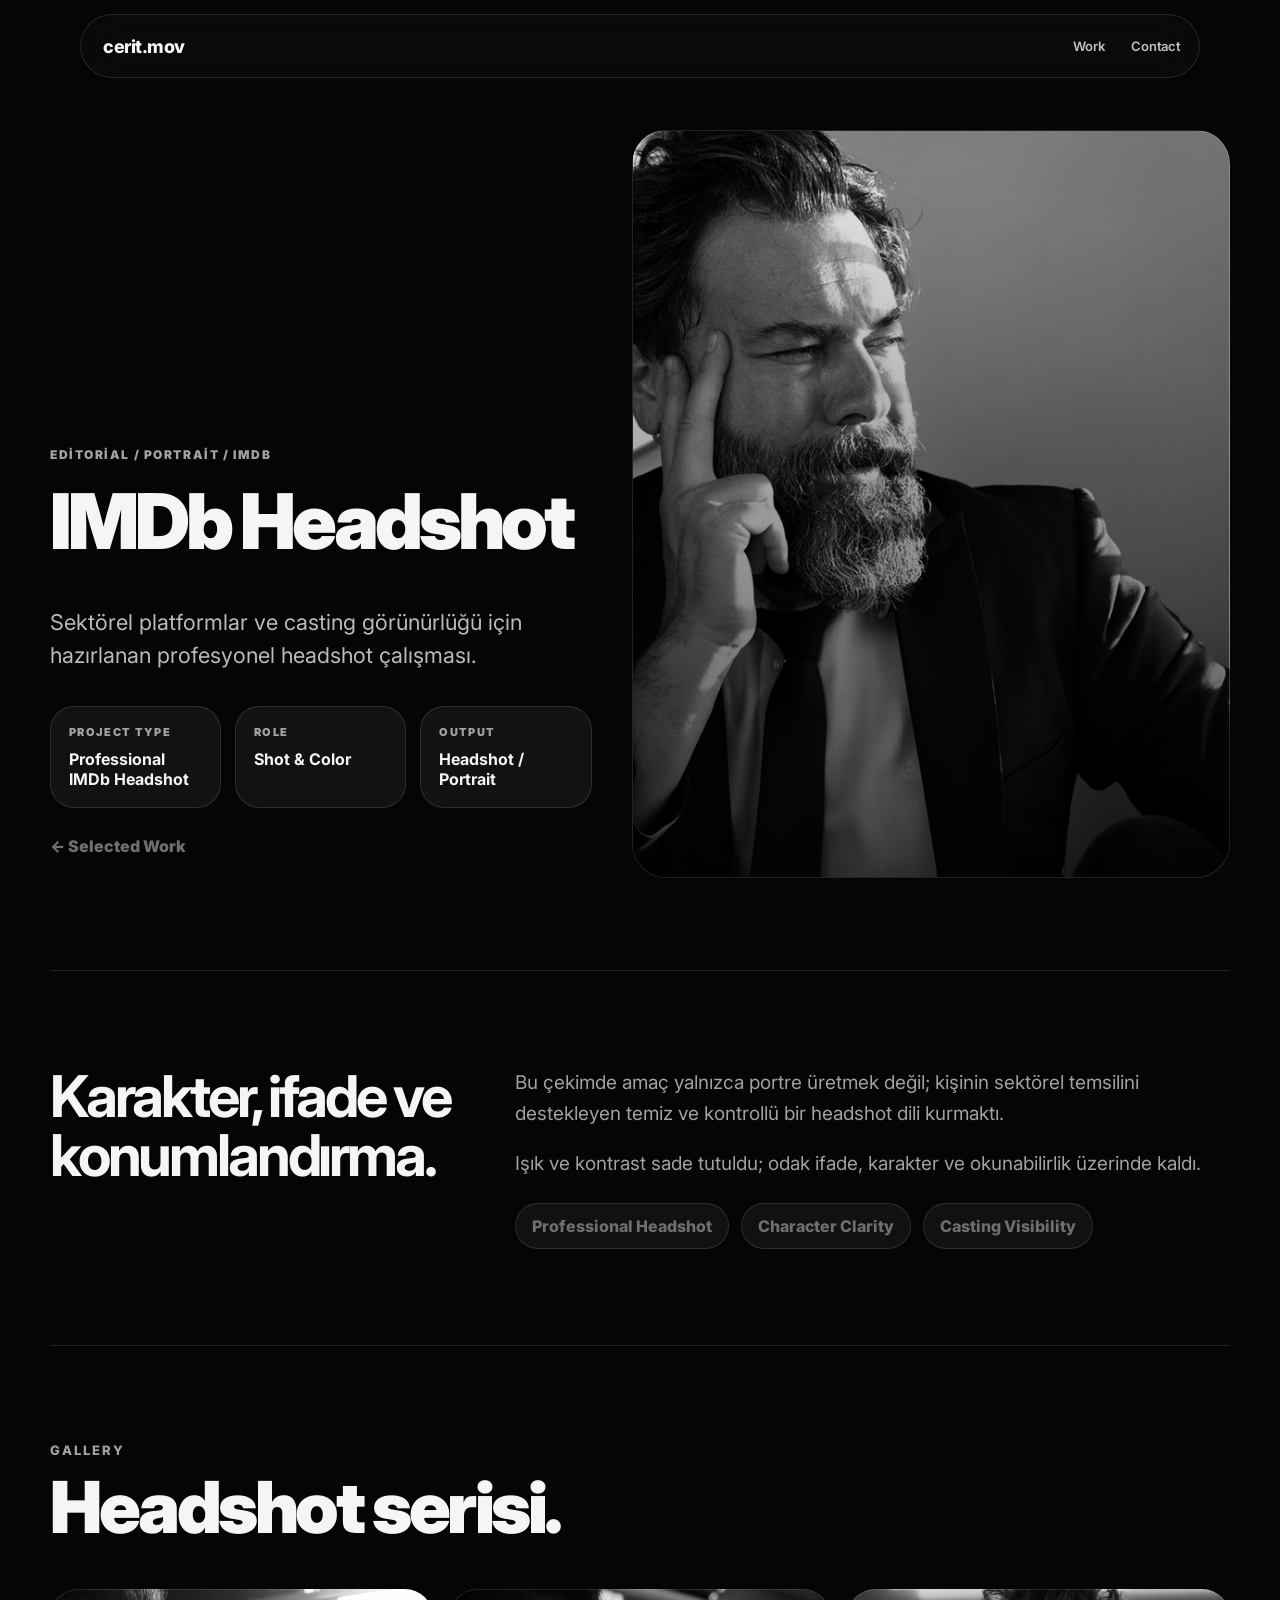
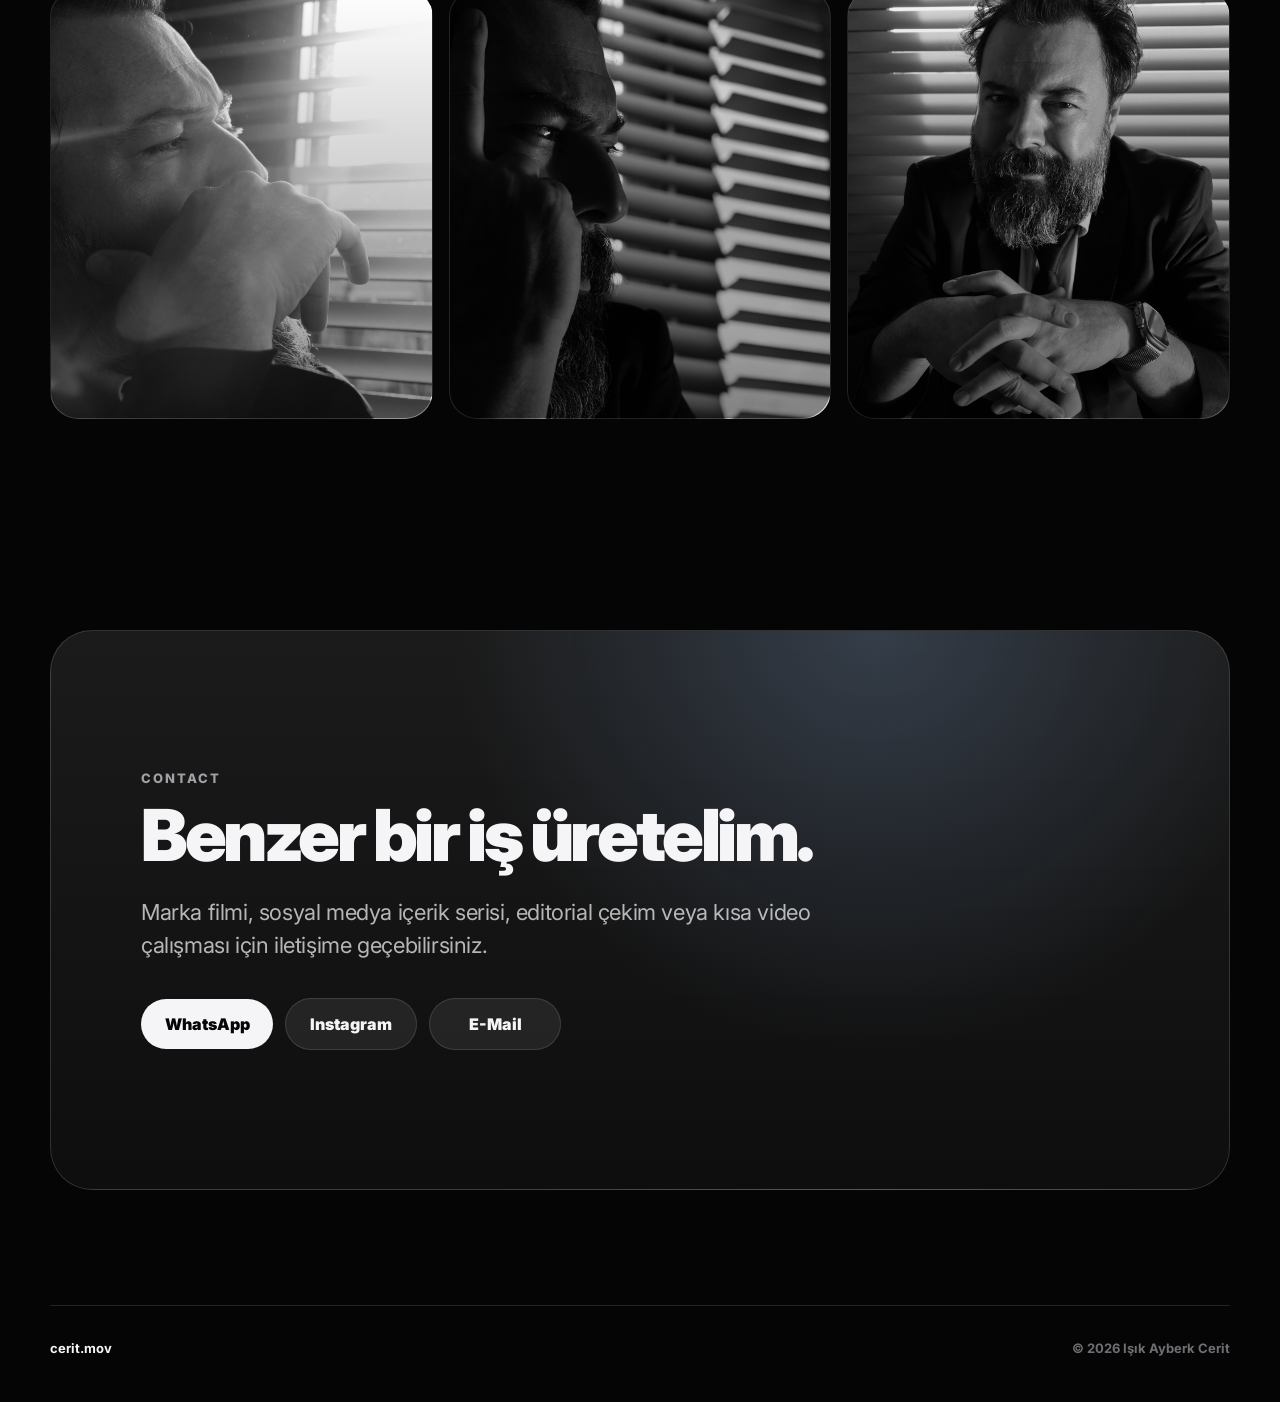
<file: projects/imdb-headshot.html>
<!DOCTYPE html>
<html lang="tr">
<head>
  <meta charset="UTF-8" />
  <meta name="viewport" content="width=device-width, initial-scale=1.0" />
  <title>IMDb Headshot — cerit.mov</title>
  <meta name="description" content="Profesyonel IMDb headshot çalışması." />
  <meta name="theme-color" content="#050505" />
  <link rel="icon" href="../favicon.svg?v=2" type="image/svg+xml" />
  <link rel="preconnect" href="https://fonts.googleapis.com">
  <link rel="preconnect" href="https://fonts.gstatic.com" crossorigin>
  <link href="https://fonts.googleapis.com/css2?family=Inter:wght@400;500;600;700;800;900&display=swap" rel="stylesheet">
  <link rel="stylesheet" href="../style.css?v=16" />
</head>
<body id="top">
  <div class="cursor-glow" aria-hidden="true"></div>
  <header class="site-header">
    <a class="brand" href="../index.html#top" aria-label="cerit.mov ana sayfa">cerit.mov</a>
    <nav class="desktop-nav" aria-label="Ana menü">
      <a href="../index.html#work-grid">Work</a>
      <a href="../index.html#contact">Contact</a>
    </nav>
    <button class="menu-button" aria-label="Menüyü aç" aria-expanded="false">Menu</button>
  </header>
  <div class="mobile-menu" aria-hidden="true">
    <a href="../index.html#work-grid">Work</a>
    <a href="../index.html#contact">Contact</a>
  </div>
  <main>
    <section class="project-hero section-pad">
      <div class="project-hero-copy reveal">
        <span class="project-label">Editorial / Portrait / IMDb</span>
        <h1>IMDb Headshot</h1>
        <p>Sektörel platformlar ve casting görünürlüğü için hazırlanan profesyonel headshot çalışması.</p>
        <div class="project-meta"><div><span>Project Type</span><strong>Professional IMDb Headshot</strong></div><div><span>Role</span><strong>Shot & Color</strong></div><div><span>Output</span><strong>Headshot / Portrait</strong></div></div>
        <a class="back-link" href="../index.html#work">← Selected Work</a>
      </div>
      <div class="project-cover cover-left reveal delay-1" style="background-image:url('../assets/projects/imdb-headshot/imdb-headshot-cover.jpg')"></div>
    </section>    <section class="project-section section-pad"><div class="project-grid reveal"><h2>Karakter, ifade ve konumlandırma.</h2><div><p>Bu çekimde amaç yalnızca portre üretmek değil; kişinin sektörel temsilini destekleyen temiz ve kontrollü bir headshot dili kurmaktı.</p><p>Işık ve kontrast sade tutuldu; odak ifade, karakter ve okunabilirlik üzerinde kaldı.</p><div class="project-points"><span>Professional Headshot</span><span>Character Clarity</span><span>Casting Visibility</span></div></div></div></section>    <section class="project-section section-pad"><div class="section-head reveal"><p class="section-kicker">Gallery</p><h2>Headshot serisi.</h2></div><div class="project-gallery wide reveal"><div class="bg-left" style="background-image:url('../assets/projects/imdb-headshot/imdb-headshot-01.jpg')"></div><div class="bg-left" style="background-image:url('../assets/projects/imdb-headshot/imdb-headshot-02.jpg')"></div><div class="bg-left" style="background-image:url('../assets/projects/imdb-headshot/imdb-headshot-03.jpg')"></div></div></section>
    <section class="contact section-pad" id="contact">
      <div class="contact-inner reveal">
        <p class="section-kicker">Contact</p>
        <h2>Benzer bir iş üretelim.</h2>
        <p>Marka filmi, sosyal medya içerik serisi, editorial çekim veya kısa video çalışması için iletişime geçebilirsiniz.</p>
        <div class="contact-links">
          <a href="https://wa.me/905340349086?text=Merhaba%20I%C5%9F%C4%B1k,%20cerit.mov%20%C3%BCzerinden%20ula%C5%9F%C4%B1yorum.%20Video%20%2F%20prod%C3%BCksiyon%20i%C5%9Fi%20i%C3%A7in%20g%C3%B6r%C3%BC%C5%9Fmek%20istiyorum." target="_blank" rel="noreferrer">WhatsApp</a>
          <a href="https://instagram.com/cerit.mov" target="_blank" rel="noreferrer">Instagram</a>
          <a class="email-link" href="mailto:berkcerit@gmail.com" data-email="berkcerit@gmail.com">E-Mail</a>
        </div>
      </div>
    </section>
  </main>
  <footer class="footer"><p>cerit.mov</p><span>© 2026 Işık Ayberk Cerit</span></footer>
  <script src="../script.js?v=15"></script>
  <!-- Cloudflare Web Analytics -->
  <script type="module" src="https://static.cloudflareinsights.com/beacon.min.js" data-cf-beacon='{"token":"f83f33248b554b5c8dbf912a38a91835"}'></script>
  <!-- End Cloudflare Web Analytics -->
</body>
</html>
</file>
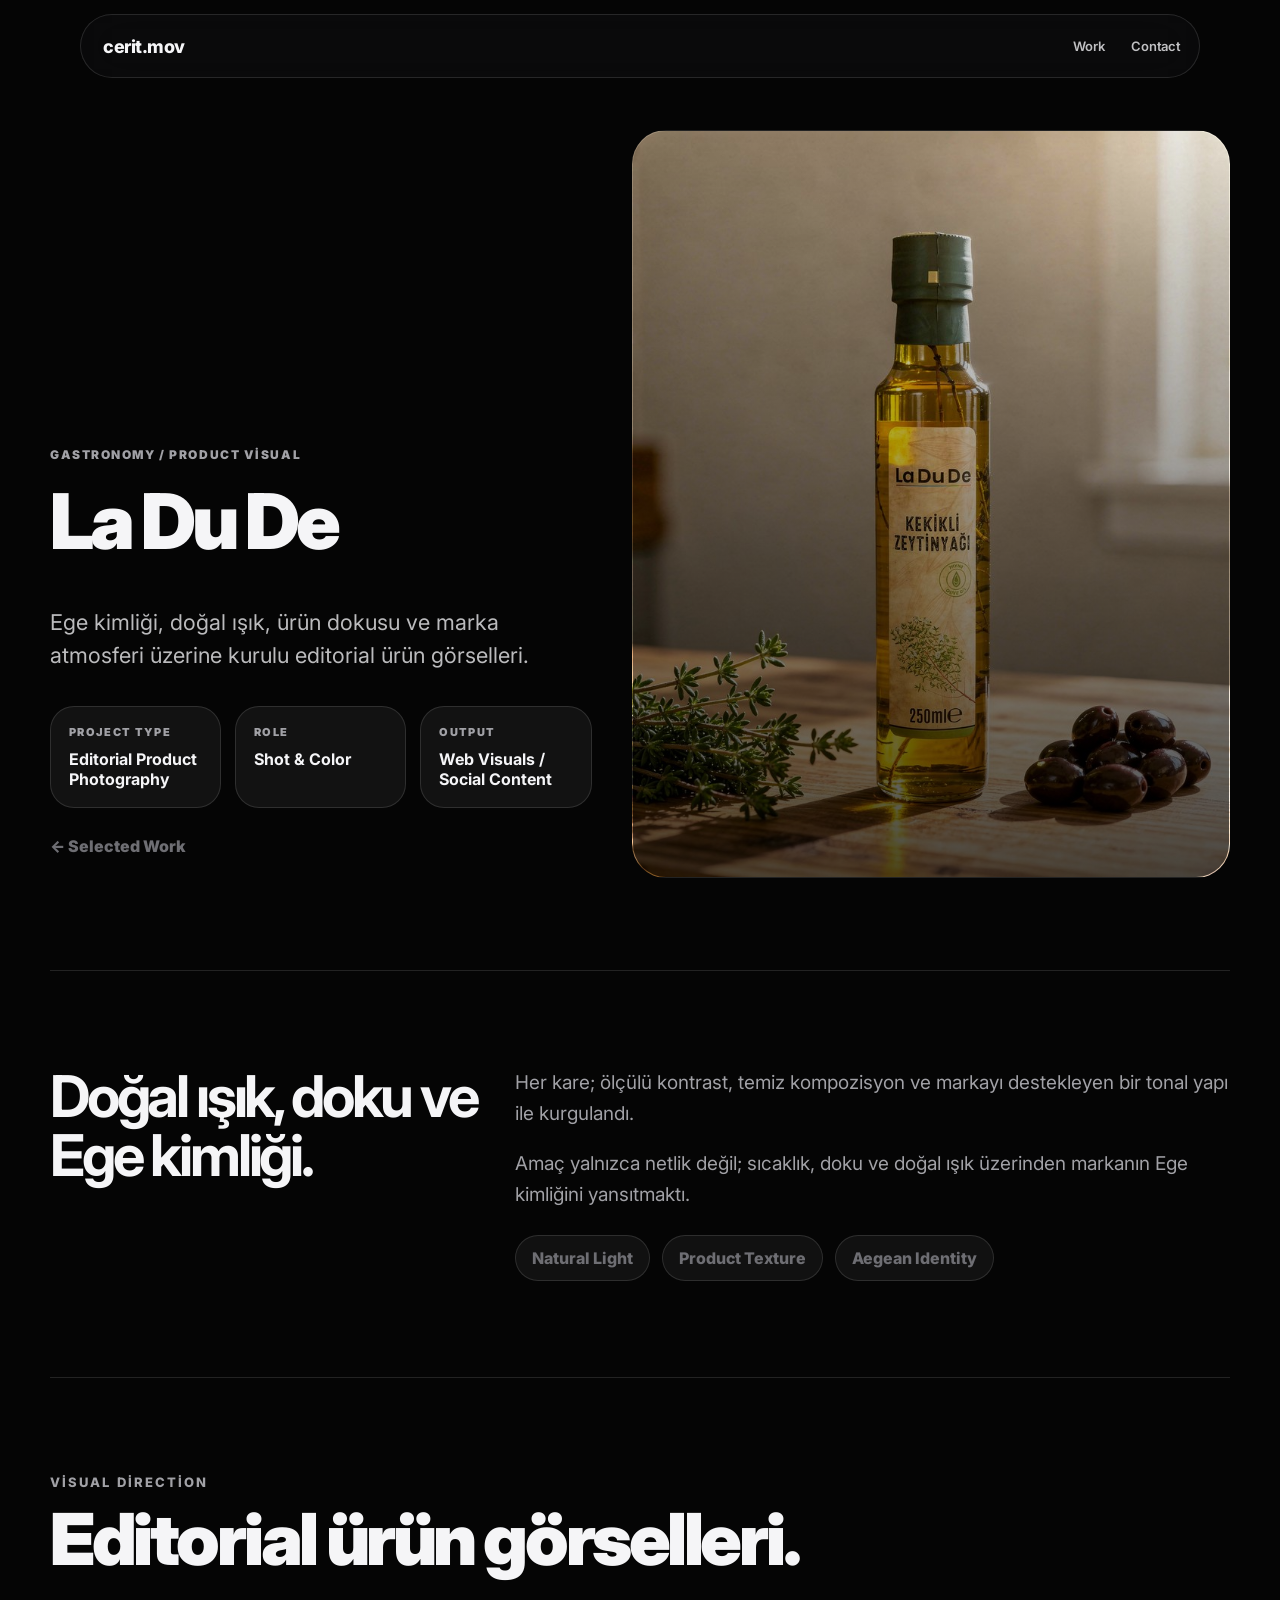
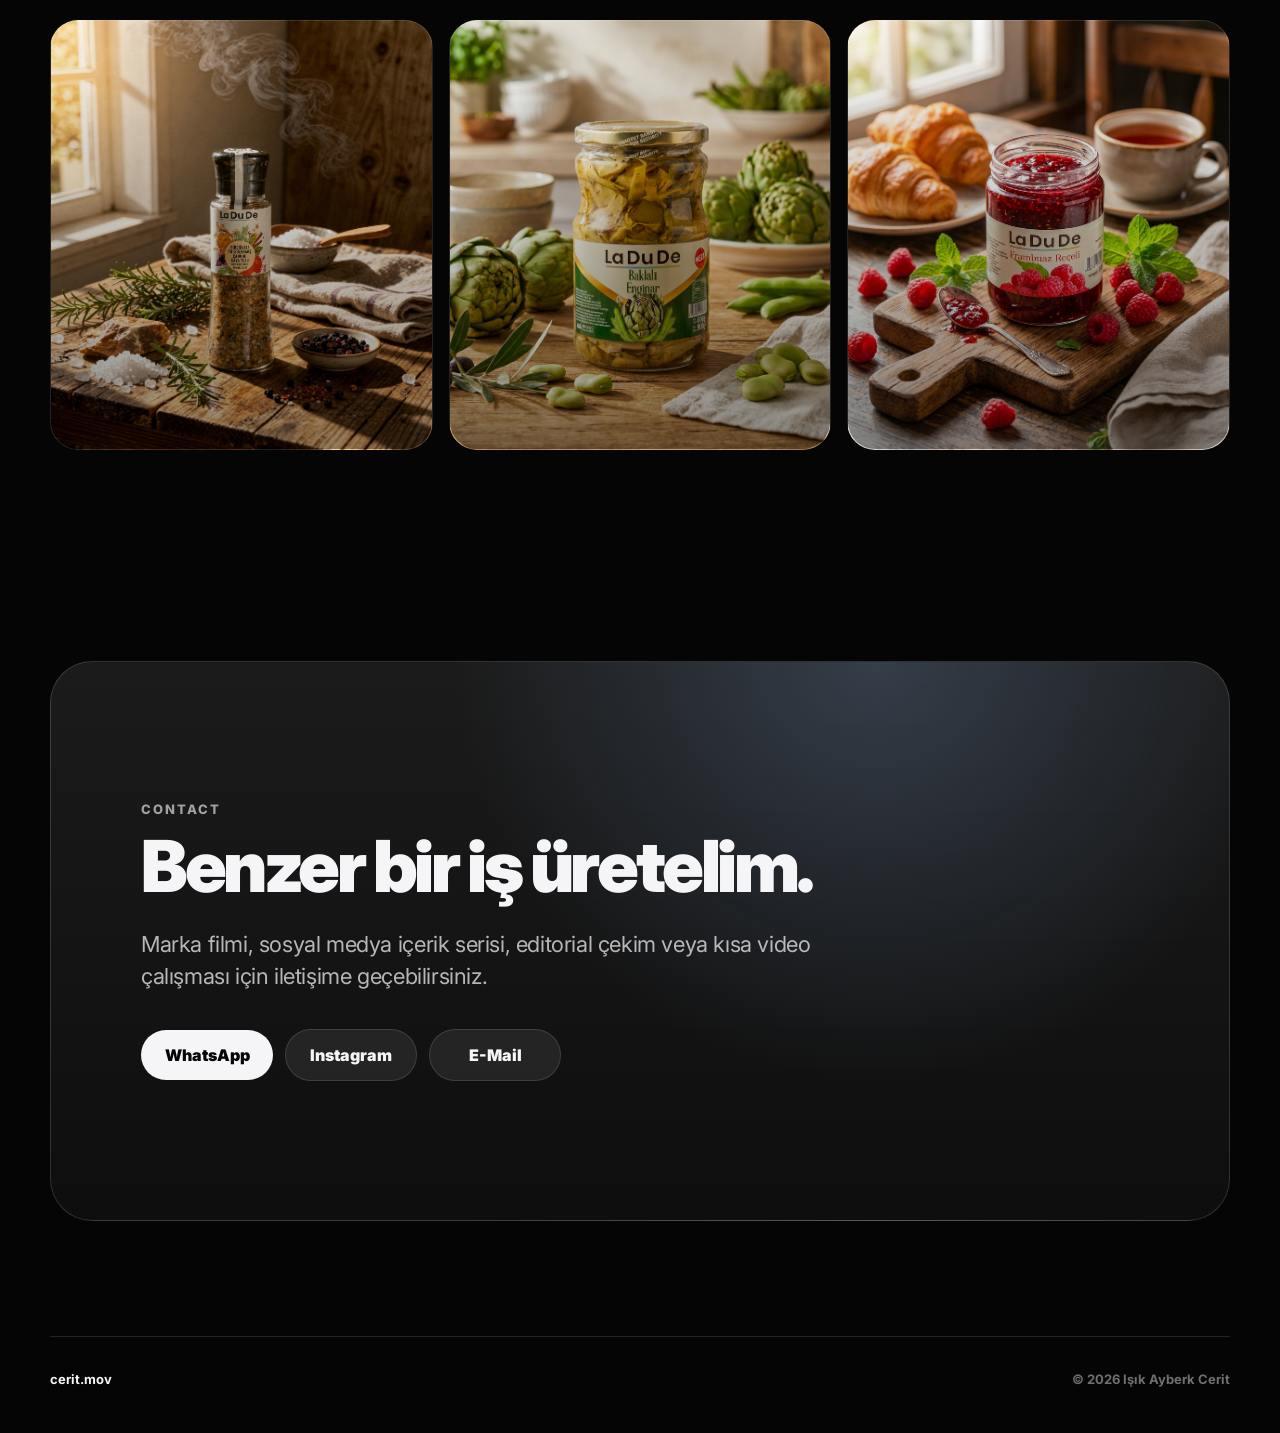
<file: projects/ladude.html>
<!DOCTYPE html>
<html lang="tr">
<head>
  <meta charset="UTF-8" />
  <meta name="viewport" content="width=device-width, initial-scale=1.0" />
  <title>La Du De — cerit.mov</title>
  <meta name="description" content="La Du De için editorial ürün fotoğrafçılığı ve web görselleri." />
  <meta name="theme-color" content="#050505" />
  <link rel="icon" href="../favicon.svg?v=2" type="image/svg+xml" />
  <link rel="preconnect" href="https://fonts.googleapis.com">
  <link rel="preconnect" href="https://fonts.gstatic.com" crossorigin>
  <link href="https://fonts.googleapis.com/css2?family=Inter:wght@400;500;600;700;800;900&display=swap" rel="stylesheet">
  <link rel="stylesheet" href="../style.css?v=16" />
</head>
<body id="top">
  <div class="cursor-glow" aria-hidden="true"></div>
  <header class="site-header">
    <a class="brand" href="../index.html#top" aria-label="cerit.mov ana sayfa">cerit.mov</a>
    <nav class="desktop-nav" aria-label="Ana menü">
      <a href="../index.html#work-grid">Work</a>
      <a href="../index.html#contact">Contact</a>
    </nav>
    <button class="menu-button" aria-label="Menüyü aç" aria-expanded="false">Menu</button>
  </header>

  <div class="mobile-menu" aria-hidden="true">
    <a href="../index.html#work-grid">Work</a>
    <a href="../index.html#contact">Contact</a>
  </div>

  <main>
    <section class="project-hero section-pad">
      <div class="project-hero-copy reveal">
        <span class="project-label">Gastronomy / Product Visual</span>
        <h1>La Du De</h1>
        <p>Ege kimliği, doğal ışık, ürün dokusu ve marka atmosferi üzerine kurulu editorial ürün görselleri.</p>
        <div class="project-meta">
          <div><span>Project Type</span><strong>Editorial Product Photography</strong></div>
          <div><span>Role</span><strong>Shot & Color</strong></div>
          <div><span>Output</span><strong>Web Visuals / Social Content</strong></div>
        </div>
        <a class="back-link" href="../index.html#work">← Selected Work</a>
      </div>
      <div class="project-cover reveal delay-1" style="background-image:url('../assets/projects/ladude/ladude-cover.jpg')"></div>
    </section>

    <section class="project-section section-pad">
      <div class="project-grid reveal">
        <h2>Doğal ışık, doku ve Ege kimliği.</h2>
        <div>
          <p>Her kare; ölçülü kontrast, temiz kompozisyon ve markayı destekleyen bir tonal yapı ile kurgulandı.</p>
          <p>Amaç yalnızca netlik değil; sıcaklık, doku ve doğal ışık üzerinden markanın Ege kimliğini yansıtmaktı.</p>
          <div class="project-points">
            <span>Natural Light</span>
            <span>Product Texture</span>
            <span>Aegean Identity</span>
          </div>
        </div>
      </div>
    </section>

    <section class="project-section section-pad">
      <div class="section-head reveal">
        <p class="section-kicker">Visual Direction</p>
        <h2>Editorial ürün görselleri.</h2>
      </div>
      <div class="project-gallery wide reveal">
        
        <div style="background-image:url('../assets/projects/ladude/ladude-02.jpg')"></div>
        <div style="background-image:url('../assets/projects/ladude/ladude-03.jpg')"></div>
        <div style="background-image:url('../assets/projects/ladude/ladude-04.jpg')"></div>
      </div>
    </section>

    <section class="contact section-pad" id="contact">
      <div class="contact-inner reveal">
        <p class="section-kicker">Contact</p>
        <h2>Benzer bir iş üretelim.</h2>
        <p>Marka filmi, sosyal medya içerik serisi, editorial çekim veya kısa video çalışması için iletişime geçebilirsiniz.</p>
        <div class="contact-links">
          <a href="https://wa.me/905340349086?text=Merhaba%20I%C5%9F%C4%B1k,%20cerit.mov%20%C3%BCzerinden%20ula%C5%9F%C4%B1yorum.%20Video%20%2F%20prod%C3%BCksiyon%20i%C5%9Fi%20i%C3%A7in%20g%C3%B6r%C3%BC%C5%9Fmek%20istiyorum." target="_blank" rel="noreferrer">WhatsApp</a>
          <a href="https://instagram.com/cerit.mov" target="_blank" rel="noreferrer">Instagram</a>
          <a class="email-link" href="mailto:berkcerit@gmail.com" data-email="berkcerit@gmail.com">E-Mail</a>
        </div>
      </div>
    </section>
  </main>

  <footer class="footer">
    <p>cerit.mov</p>
    <span>© 2026 Işık Ayberk Cerit</span>
  </footer>
  <script src="../script.js?v=15"></script>
  <!-- Cloudflare Web Analytics -->
  <script type="module" src="https://static.cloudflareinsights.com/beacon.min.js" data-cf-beacon='{"token":"f83f33248b554b5c8dbf912a38a91835"}'></script>
  <!-- End Cloudflare Web Analytics -->
</body>
</html>
</file>
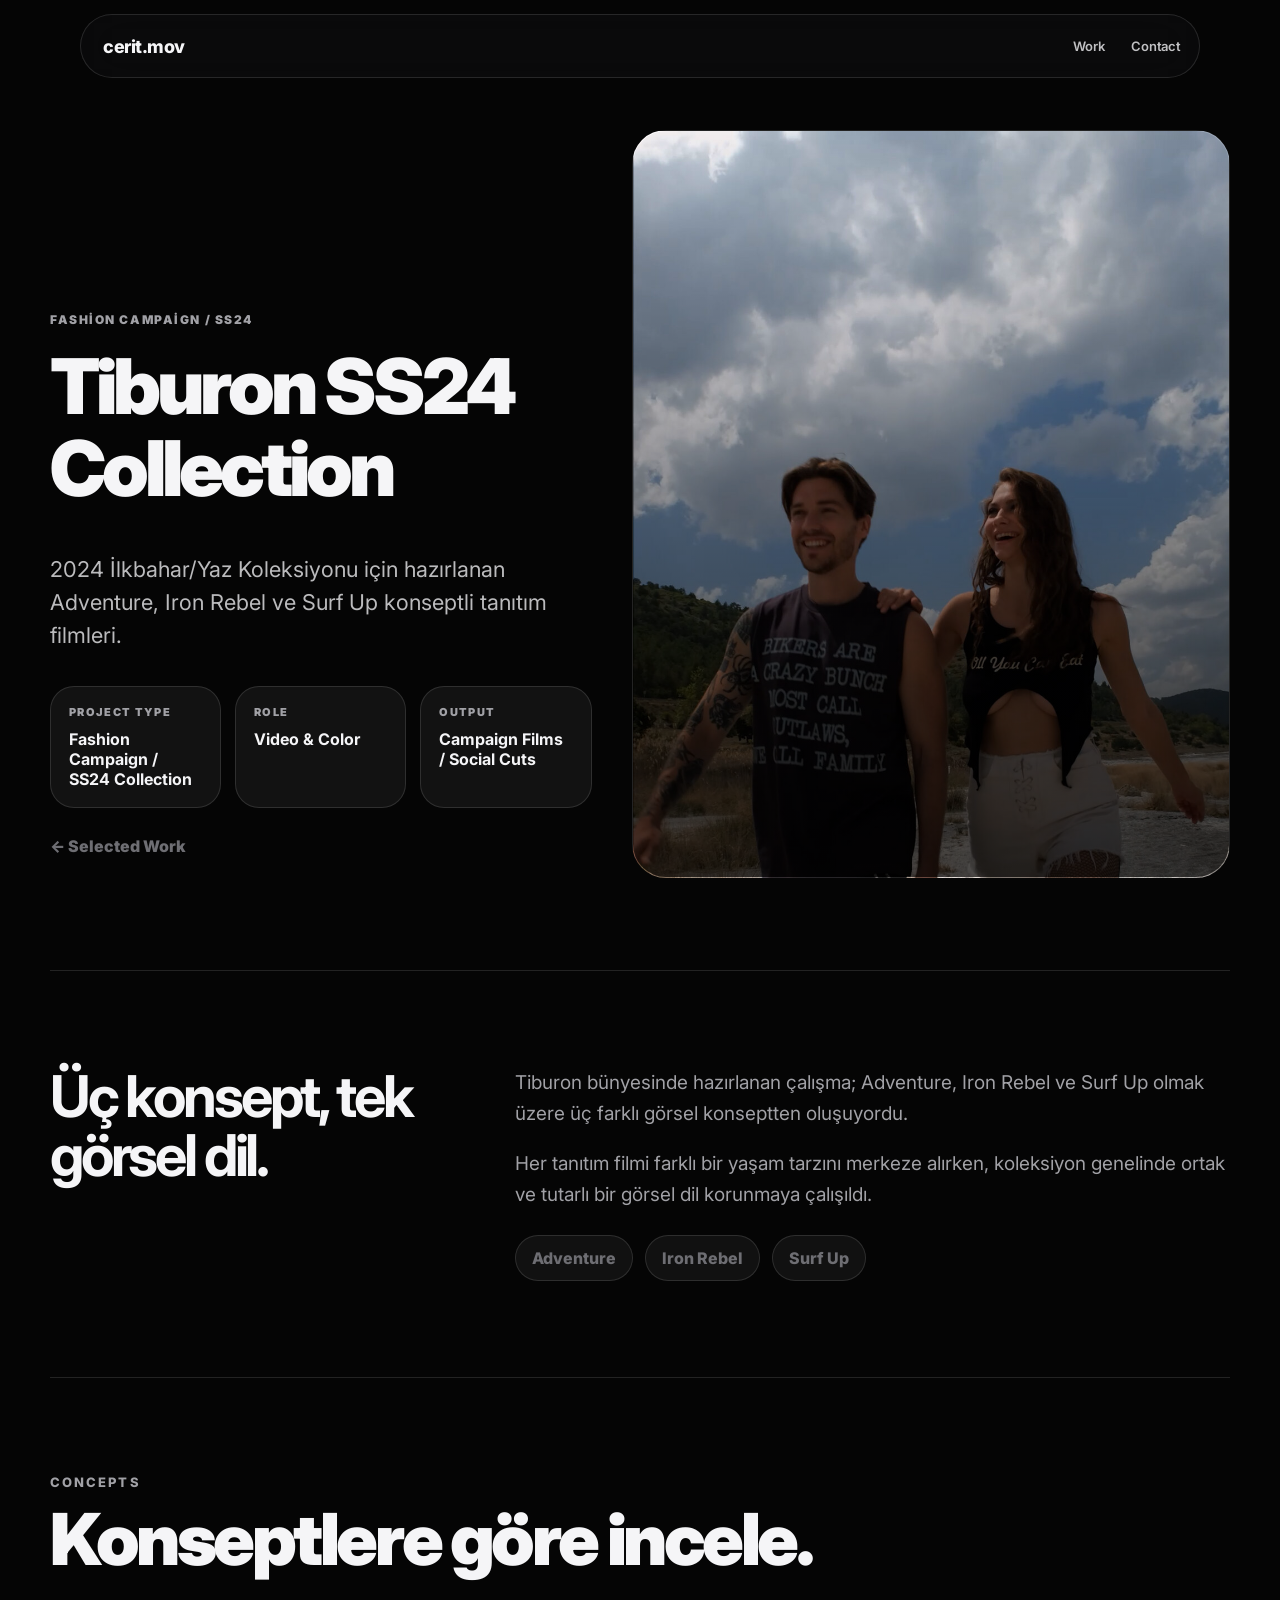
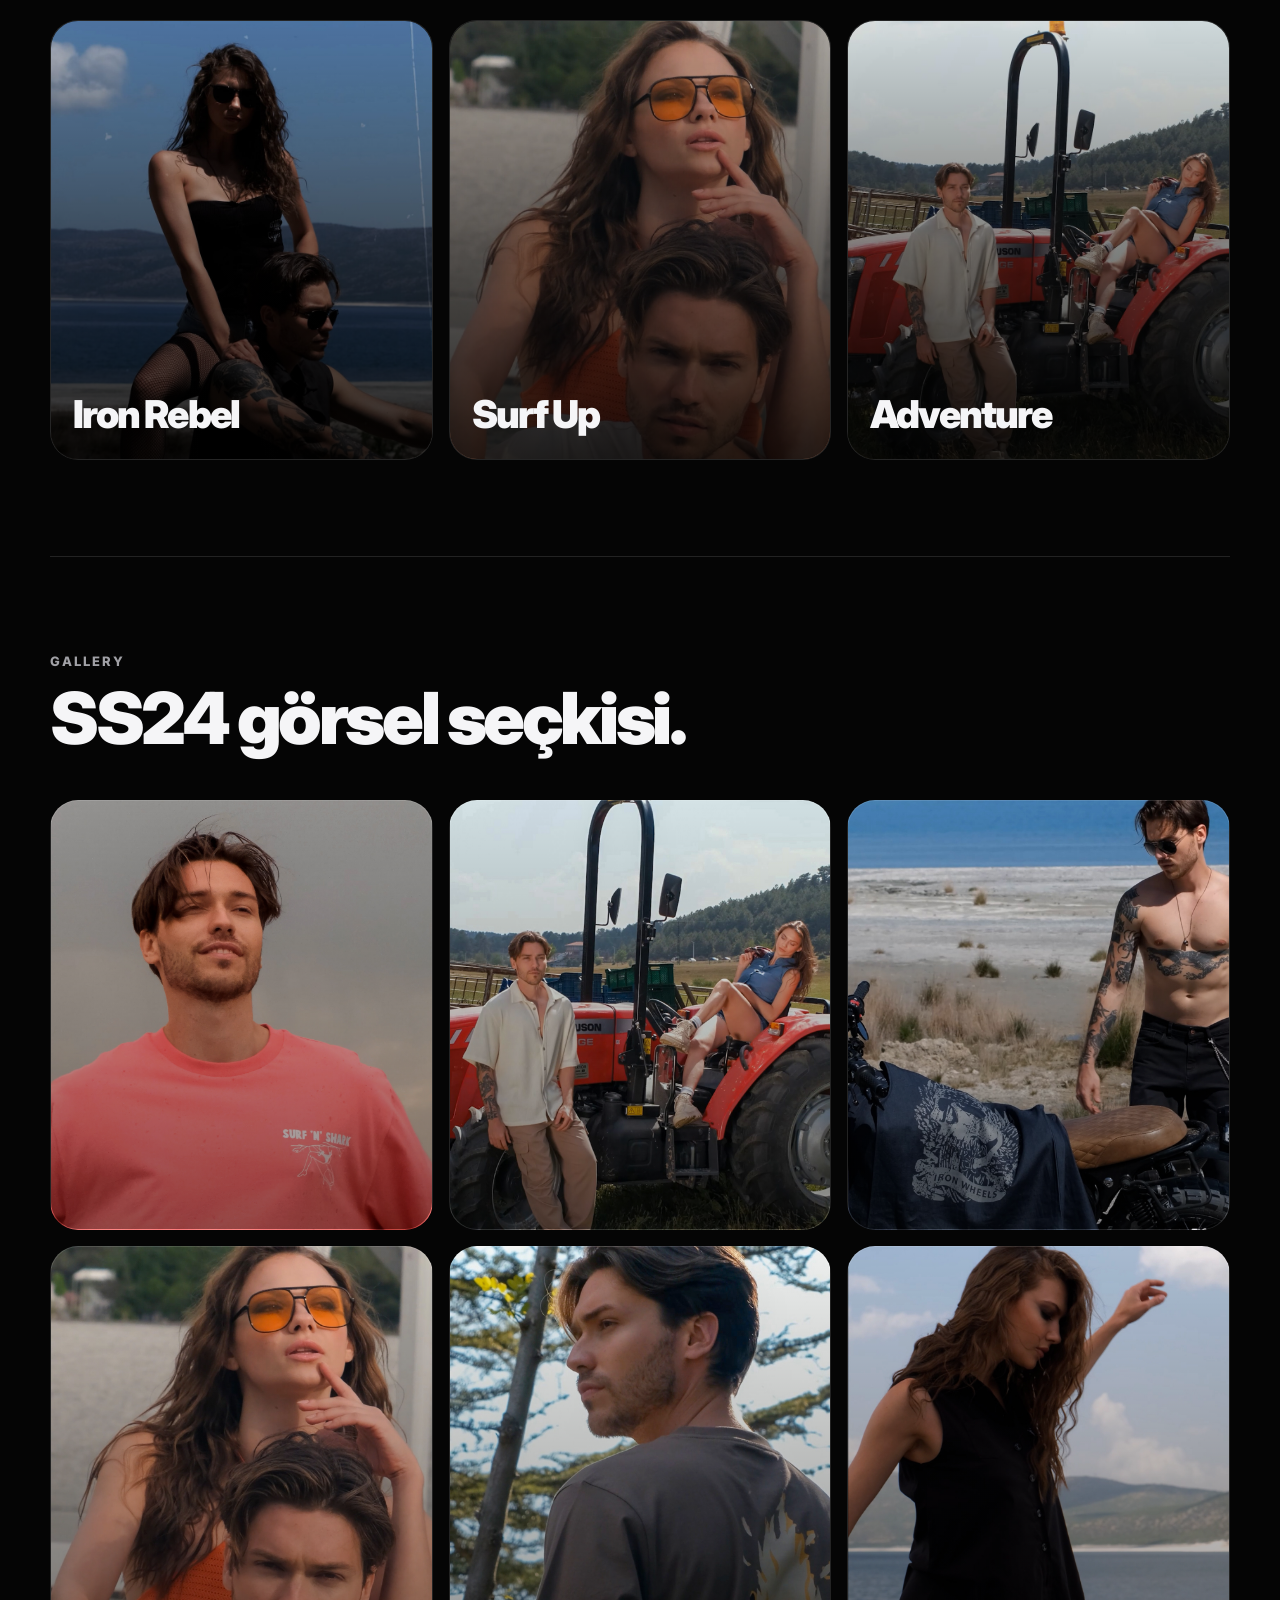
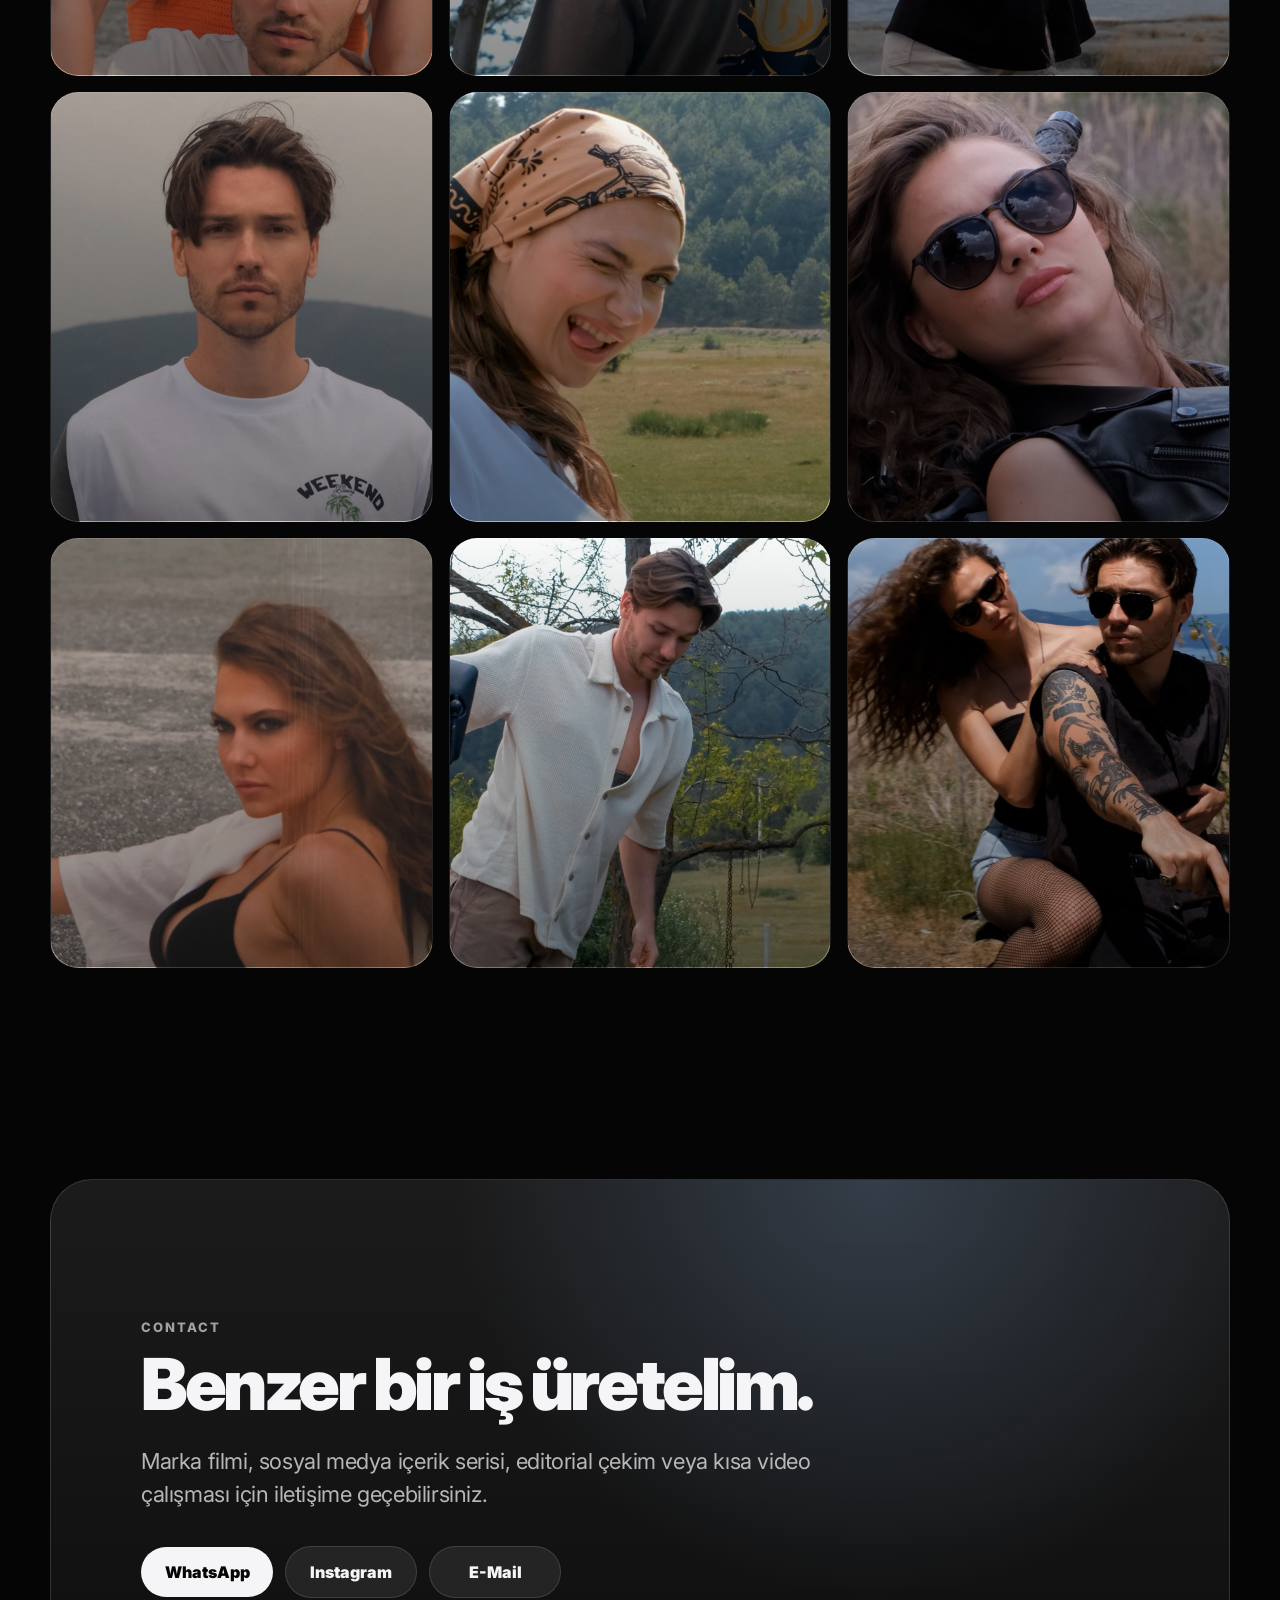
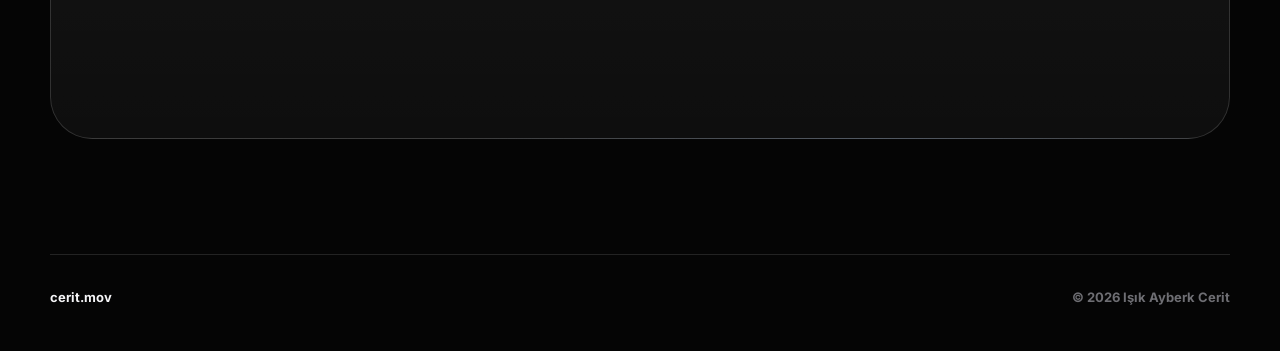
<file: projects/tiburon.html>
<!DOCTYPE html>
<html lang="tr">
<head>
  <meta charset="UTF-8" />
  <meta name="viewport" content="width=device-width, initial-scale=1.0" />
  <title>Tiburon SS24 Collection — cerit.mov</title>
  <meta name="description" content="Tiburon 2024 İlkbahar/Yaz Koleksiyonu için hazırlanan kampanya filmleri." />
  <meta name="theme-color" content="#050505" />
  <link rel="icon" href="../favicon.svg?v=2" type="image/svg+xml" />
  <link rel="preconnect" href="https://fonts.googleapis.com">
  <link rel="preconnect" href="https://fonts.gstatic.com" crossorigin>
  <link href="https://fonts.googleapis.com/css2?family=Inter:wght@400;500;600;700;800;900&display=swap" rel="stylesheet">
  <link rel="stylesheet" href="../style.css?v=16" />
</head>
<body id="top">
  <div class="cursor-glow" aria-hidden="true"></div>
  <header class="site-header">
    <a class="brand" href="../index.html#top" aria-label="cerit.mov ana sayfa">cerit.mov</a>
    <nav class="desktop-nav" aria-label="Ana menü">
      <a href="../index.html#work-grid">Work</a>
      <a href="../index.html#contact">Contact</a>
    </nav>
    <button class="menu-button" aria-label="Menüyü aç" aria-expanded="false">Menu</button>
  </header>
  <div class="mobile-menu" aria-hidden="true">
    <a href="../index.html#work-grid">Work</a>
    <a href="../index.html#contact">Contact</a>
  </div>
  <main>
    <section class="project-hero section-pad">
      <div class="project-hero-copy reveal">
        <span class="project-label">Fashion Campaign / SS24</span>
        <h1>Tiburon SS24 Collection</h1>
        <p>2024 İlkbahar/Yaz Koleksiyonu için hazırlanan Adventure, Iron Rebel ve Surf Up konseptli tanıtım filmleri.</p>
        <div class="project-meta"><div><span>Project Type</span><strong>Fashion Campaign / SS24 Collection</strong></div><div><span>Role</span><strong>Video & Color</strong></div><div><span>Output</span><strong>Campaign Films / Social Cuts</strong></div></div>
        <a class="back-link" href="../index.html#work">← Selected Work</a>
      </div>
      <div class="project-cover cover-top reveal delay-1" style="background-image:url('../assets/projects/tiburon/shared/tiburon-cover.jpg')"></div>
    </section>    <section class="project-section section-pad"><div class="project-grid reveal"><h2>Üç konsept, tek görsel dil.</h2><div><p>Tiburon bünyesinde hazırlanan çalışma; Adventure, Iron Rebel ve Surf Up olmak üzere üç farklı görsel konseptten oluşuyordu.</p><p>Her tanıtım filmi farklı bir yaşam tarzını merkeze alırken, koleksiyon genelinde ortak ve tutarlı bir görsel dil korunmaya çalışıldı.</p><div class="project-points"><span>Adventure</span><span>Iron Rebel</span><span>Surf Up</span></div></div></div></section>    <section class="project-section section-pad"><div class="section-head reveal"><p class="section-kicker">Concepts</p><h2>Konseptlere göre incele.</h2></div><div class="concept-grid reveal"><a class="concept-card" href="tiburon-iron-rebel.html"><div style="background-image:url('../assets/projects/tiburon/shared/tiburon-iron-label-01.jpg')"></div><span>Iron Rebel</span></a><a class="concept-card" href="tiburon-surf-up.html"><div style="background-image:url('../assets/projects/tiburon/shared/tiburon-general-02.jpg')"></div><span>Surf Up</span></a><a class="concept-card" href="tiburon-adventure.html"><div style="background-image:url('../assets/projects/tiburon/shared/tiburon-adventure-01.jpg')"></div><span>Adventure</span></a></div></section>
    <section class="project-section section-pad">
      <div class="section-head reveal">
        <p class="section-kicker">Gallery</p>
        <h2>SS24 görsel seçkisi.</h2>
      </div>
      <div class="project-gallery wide reveal">
        <div class="bg-center" style="background-image:url('../assets/projects/tiburon/surf-up/Photos/1.jpg')"></div>
        <div class="bg-center" style="background-image:url('../assets/projects/tiburon/adventure/Photos/3.jpg')"></div>
        <div class="bg-center" style="background-image:url('../assets/projects/tiburon/iron-rebel/Photos/4.jpg')"></div>

        <div class="bg-center" style="background-image:url('../assets/projects/tiburon/surf-up/Photos/4.jpg')"></div>
        <div class="bg-center" style="background-image:url('../assets/projects/tiburon/adventure/Photos/6.jpg')"></div>
        <div class="bg-center" style="background-image:url('../assets/projects/tiburon/iron-rebel/Photos/7.jpg')"></div>

        <div class="bg-center" style="background-image:url('../assets/projects/tiburon/surf-up/Photos/7.jpg')"></div>
        <div class="bg-center" style="background-image:url('../assets/projects/tiburon/adventure/Photos/10.jpg')"></div>
        <div class="bg-center" style="background-image:url('../assets/projects/tiburon/iron-rebel/Photos/10.jpg')"></div>

        <div class="bg-center" style="background-image:url('../assets/projects/tiburon/surf-up/Photos/10.jpg')"></div>
        <div class="bg-center" style="background-image:url('../assets/projects/tiburon/adventure/Photos/13.jpg')"></div>
        <div class="bg-center" style="background-image:url('../assets/projects/tiburon/iron-rebel/Photos/13.jpg')"></div>
      </div>
    </section>
    <section class="contact section-pad" id="contact">
      <div class="contact-inner reveal">
        <p class="section-kicker">Contact</p>
        <h2>Benzer bir iş üretelim.</h2>
        <p>Marka filmi, sosyal medya içerik serisi, editorial çekim veya kısa video çalışması için iletişime geçebilirsiniz.</p>
        <div class="contact-links">
          <a href="https://wa.me/905340349086?text=Merhaba%20I%C5%9F%C4%B1k,%20cerit.mov%20%C3%BCzerinden%20ula%C5%9F%C4%B1yorum.%20Video%20%2F%20prod%C3%BCksiyon%20i%C5%9Fi%20i%C3%A7in%20g%C3%B6r%C3%BC%C5%9Fmek%20istiyorum." target="_blank" rel="noreferrer">WhatsApp</a>
          <a href="https://instagram.com/cerit.mov" target="_blank" rel="noreferrer">Instagram</a>
          <a class="email-link" href="mailto:berkcerit@gmail.com" data-email="berkcerit@gmail.com">E-Mail</a>
        </div>
      </div>
    </section>
  </main>
  <footer class="footer"><p>cerit.mov</p><span>© 2026 Işık Ayberk Cerit</span></footer>
  <script src="../script.js?v=15"></script>
  <!-- Cloudflare Web Analytics -->
  <script type="module" src="https://static.cloudflareinsights.com/beacon.min.js" data-cf-beacon='{"token":"f83f33248b554b5c8dbf912a38a91835"}'></script>
  <!-- End Cloudflare Web Analytics -->
</body>
</html>
</file>
<file: style.css>
/* Cleaned CSS: no repeated trial blocks, current layout, grid galleries, video handling, Tiburon Surf Up crop rules, no duplicated/conflicting video/gallery definitions */
:root {
  --bg: #050505;
  --panel: #111113;
  --panel-2: #17171a;
  --text: #f5f5f7;
  --muted: #a1a1a6;
  --soft: #6e6e73;
  --line: rgba(255,255,255,.12);
  --glass: rgba(255,255,255,.06);
  --radius-xl: 34px;
  --radius-lg: 24px;
  --max: 1180px;
}

* { box-sizing: border-box; }
html { scroll-behavior: smooth; overflow-x: clip; }
body {
  margin: 0;
  font-family: Inter, -apple-system, BlinkMacSystemFont, "Segoe UI", sans-serif;
  background: var(--bg);
  color: var(--text);
  overflow-x: hidden;
  text-rendering: optimizeLegibility;
  -webkit-font-smoothing: antialiased;
}

a { color: inherit; text-decoration: none; }
h1, h2, h3, p { margin: 0; }

.site-header {
  position: fixed;
  z-index: 100;
  top: 0;
  left: 50%;
  transform: translateX(-50%);
  width: min(100% - 28px, 1120px);
  height: 64px;
  margin-top: 14px;
  display: flex;
  align-items: center;
  justify-content: space-between;
  padding: 0 18px 0 22px;
  border: 1px solid rgba(255,255,255,.12);
  background: rgba(15,15,17,.58);
  backdrop-filter: blur(26px);
  -webkit-backdrop-filter: blur(26px);
  border-radius: 999px;
}

.brand {
  font-size: 18px;
  font-weight: 800;
  letter-spacing: -.025em;
}

.desktop-nav { display: flex; gap: 26px; }
.desktop-nav a,
.menu-button {
  color: rgba(245,245,247,.78);
  font-size: 13px;
  font-weight: 600;
  letter-spacing: -.01em;
  transition: color .25s ease;
}
.desktop-nav a:hover { color: var(--text); }
.menu-button {
  display: none;
  border: 0;
  background: transparent;
  cursor: pointer;
}

.mobile-menu {
  position: fixed;
  z-index: 90;
  top: 88px;
  left: 14px;
  right: 14px;
  display: none;
  flex-direction: column;
  padding: 18px;
  border-radius: 24px;
  border: 1px solid var(--line);
  background: rgba(15,15,17,.92);
  backdrop-filter: blur(22px);
}
.mobile-menu a { padding: 16px; color: var(--text); font-weight: 700; }
.mobile-menu.open { display: flex; }

.section-pad {
  width: min(100% - 36px, var(--max));
  margin: 0 auto;
  padding: 115px 0;
}

/* Home hero */
.hero {
  width: 100%;
  max-width: none;
  position: relative;
  overflow: hidden;
}

.showreel-hero {
  display: flex;
  align-items: center;
  justify-content: center;
  width: 100%;
  min-height: 100vh;
  height: auto;
  padding: 132px max(18px, calc((100vw - var(--max)) / 2)) 118px;
  background: #000;
}

.showreel-hero-video {
  position: relative;
  z-index: 1;
  width: 100%;
  max-width: var(--max);
  height: min(68vh, 720px);
  min-height: 520px;
  object-fit: cover;
  object-position: center center;
  display: block;
  border: 1px solid var(--line);
  border-radius: var(--radius-xl);
  overflow: hidden;
  filter: brightness(.96) contrast(1.04);
  background: center / cover no-repeat url("assets/projects/tiburon/iron-rebel/Photos/zKapak.jpg");
  box-shadow: 0 36px 120px rgba(0,0,0,.58);
}

.showreel-hero-shade {
  position: absolute;
  inset: 0;
  z-index: 2;
  pointer-events: none;
  background:
    radial-gradient(circle at 50% 50%, transparent 0%, rgba(0,0,0,.04) 62%, rgba(0,0,0,.38) 100%),
    linear-gradient(to bottom, rgba(0,0,0,.10), rgba(0,0,0,.02) 46%, rgba(0,0,0,.36));
}

.showreel-scroll-link {
  position: absolute;
  left: 50%;
  bottom: 42px;
  transform: translateX(-50%);
  z-index: 4;
  min-height: 44px;
  display: inline-flex;
  align-items: center;
  justify-content: center;
  padding: 0 18px;
  border-radius: 999px;
  border: 1px solid rgba(255,255,255,.20);
  background: rgba(15,15,17,.58);
  backdrop-filter: blur(18px);
  -webkit-backdrop-filter: blur(18px);
  color: rgba(245,245,247,.88);
  font-size: 13px;
  font-weight: 800;
  letter-spacing: -.01em;
}

.section-kicker {
  color: var(--muted);
  font-size: 13px;
  font-weight: 800;
  text-transform: uppercase;
  letter-spacing: .16em;
}

h1 {
  margin-top: 18px;
  font-size: clamp(50px, 7.4vw, 104px);
  line-height: 1.01;
  letter-spacing: -.052em;
  font-weight: 900;
}

.hero-copy {
  max-width: 640px;
  margin-top: 30px;
  color: rgba(245,245,247,.78);
  font-size: clamp(20px, 2.3vw, 29px);
  line-height: 1.32;
  letter-spacing: -.026em;
  font-weight: 600;
}

.hero-actions { display: flex; gap: 12px; margin-top: 40px; flex-wrap: wrap; }
.button {
  min-height: 48px;
  display: inline-flex;
  align-items: center;
  justify-content: center;
  padding: 0 22px;
  border-radius: 999px;
  font-size: 14px;
  font-weight: 800;
}
.button.primary { background: var(--text); color: var(--bg); }
.button.secondary { background: rgba(255,255,255,.08); color: var(--text); border: 1px solid var(--line); }

.hero-card {
  border: 1px solid rgba(255,255,255,.14);
  border-radius: var(--radius-xl);
  padding: 12px;
  background: linear-gradient(135deg, rgba(255,255,255,.10), rgba(255,255,255,.03));
  box-shadow: 0 40px 120px rgba(0,0,0,.55);
}
.video-frame {
  aspect-ratio: 4 / 5;
  border-radius: 26px;
  overflow: hidden;
  background: radial-gradient(circle at 50% 30%, #2d3340, #08080a 58%);
  position: relative;
  margin-bottom: -1px;
}
.video-frame::after {
  content: "";
  position: absolute;
  inset: 0;
  background: linear-gradient(to bottom, transparent, rgba(0,0,0,.72));
  pointer-events: none;
}
.showreel-video {
  width: 100%;
  height: 100%;
  object-fit: cover;
  display: block;
  vertical-align: bottom;
}
.showreel-bg {
  background:
    linear-gradient(to bottom, rgba(0,0,0,.16), rgba(0,0,0,.58)),
    center / cover no-repeat url("assets/projects/raindogs/raindogs-cover.jpg");
}
.video-placeholder {
  position: absolute;
  inset: 0;
  z-index: 1;
  display: flex;
  flex-direction: column;
  justify-content: flex-end;
  padding: 28px;
}
.play-dot {
  width: 58px;
  height: 58px;
  border-radius: 999px;
  background: rgba(255,255,255,.88);
  margin-bottom: auto;
  align-self: flex-end;
  position: relative;
}
.play-dot::after {
  content: "";
  position: absolute;
  left: 23px;
  top: 18px;
  border-left: 15px solid #050505;
  border-top: 10px solid transparent;
  border-bottom: 10px solid transparent;
}
.video-placeholder p { font-size: 36px; font-weight: 900; letter-spacing: -.035em; }
.video-placeholder small { margin-top: 8px; color: var(--muted); font-weight: 600; }
.card-meta { display: flex; gap: 8px; flex-wrap: wrap; padding: 12px 2px 0; }
.card-meta span {
  padding: 9px 12px;
  border-radius: 999px;
  background: rgba(255,255,255,.07);
  color: var(--muted);
  font-size: 12px;
  font-weight: 700;
}

.section-head h2,
.contact h2 {
  margin-top: 12px;
  font-size: clamp(42px, 5.6vw, 78px);
  line-height: 1.04;
  letter-spacing: -.048em;
  font-weight: 900;
}
.section-head { max-width: 880px; margin-bottom: 44px; }



/* Work grid */
.work-grid {
  display: grid;
  grid-template-columns: 1fr 1fr;
  gap: 16px;
}
.work-card {
  display: block;
  color: inherit;
  text-decoration: none;
  position: relative;
  min-height: 530px;
  border: 1px solid var(--line);
  border-radius: var(--radius-xl);
  overflow: hidden;
  background: var(--panel);
}
.work-card.large { grid-row: span 2; min-height: 760px; }
.work-visual {
  position: absolute;
  inset: 0;
  opacity: .92;
  transform: scale(1.01);
  transition: transform 1.2s ease;
  background-size: cover;
  background-repeat: no-repeat;
  background-position: center;
  background-color: #050505;
}
.work-card:hover .work-visual { transform: scale(1.045); }
.work-visual::after {
  content: "";
  position: absolute;
  inset: 0;
  background: linear-gradient(to bottom, transparent 20%, rgba(0,0,0,.88));
}
.work-info {
  position: absolute;
  z-index: 2;
  left: 26px;
  right: 26px;
  bottom: 26px;
}
.work-info p { color: var(--muted); font-size: 13px; font-weight: 800; text-transform: uppercase; letter-spacing: .11em; }
.work-info h3 { margin-top: 10px; font-size: clamp(30px, 3.15vw, 48px); letter-spacing: -.045em; line-height: 1.04; }
.work-info span { display: block; max-width: 500px; margin-top: 12px; color: rgba(245,245,247,.74); font-size: 15px; line-height: 1.46; }
.work-info strong { display: inline-block; margin-top: 18px; font-size: 13px; color: var(--text); }

#work-grid {
  scroll-margin-top: 110px;
}
.work-grid-editorial {
  display: grid !important;
  grid-template-columns: minmax(0, 1.08fr) minmax(0, .92fr) !important;
  gap: 18px !important;
  align-items: stretch !important;
}
.work-grid-editorial .work-card { min-height: 430px !important; height: auto !important; }
.work-grid-editorial .work-card-featured {
  grid-column: 1 / 2 !important;
  grid-row: span 2 !important;
  min-height: 878px !important;
}
.work-grid-editorial .work-stack {
  grid-column: 2 / 3 !important;
  display: grid !important;
  grid-template-rows: 1fr 1fr !important;
  gap: 18px !important;
  min-height: 878px !important;
}
.work-grid-editorial .work-card-stack { min-height: 430px !important; }
.work-grid-editorial .work-info h3 { max-width: 100% !important; overflow-wrap: normal !important; word-break: normal !important; }
.work-grid-editorial .work-info span { max-width: 540px !important; }

.rd { background-image: url("assets/projects/raindogs/raindogs-cover.jpg"); background-position: center; }
.ladude { background-image: url("assets/projects/ladude/ladude-cover.jpg"); background-position: center; }
.offroad { background-image: url("assets/projects/offroad/offroad-cover.jpg"); background-position: center; }
.tiburon { background-image: url("assets/projects/tiburon/shared/tiburon-cover.jpg"); background-position: center top; }
.model-shoot { background-image: url("assets/projects/model-shoot/model-shoot-cover.jpg"); background-position: center top; }
.bodybuilding { background-image: url("assets/projects/bodybuilding/bodybuilding-cover.jpg"); background-position: left center; }
.imdb-headshot { background-image: url("assets/projects/imdb-headshot/imdb-headshot-cover.jpg"); background-position: left center; }
.eski-kusak { background-image: url("assets/projects/eski-kusak/eski-kusak-cover.jpg"); background-position: left center; }
.american-garage-editorial { background-image: url("assets/projects/eski-kusak/american-garage-editorial-cover.jpg"); background-position: center; }

/* Contact */

.contact-inner {
  padding: clamp(34px, 8vw, 90px);
  min-height: 560px;
  display: flex;
  flex-direction: column;
  justify-content: center;
  border-radius: 42px;
  border: 1px solid rgba(255,255,255,.14);
  background: radial-gradient(circle at 70% 0%, rgba(85,104,130,.45), transparent 42%), linear-gradient(180deg, rgba(255,255,255,.09), rgba(255,255,255,.04));
}
.contact-inner > p:not(.section-kicker) {
  max-width: 690px;
  margin-top: 24px;
  color: rgba(245,245,247,.72);
  font-size: 22px;
  line-height: 1.48;
  letter-spacing: -.018em;
}
.contact-links {
  display: flex;
  flex-wrap: wrap;
  gap: 12px;
  align-items: center;
  margin-top: 36px;
}
.contact-links a {
  min-width: 132px;
  text-align: center;
  white-space: nowrap;
  padding: 15px 20px;
  border-radius: 999px;
  background: var(--text);
  color: var(--bg);
  font-weight: 900;
}
.contact-links a:nth-child(2),
.contact-links a:nth-child(3) {
  color: var(--text);
  background: rgba(255,255,255,.08);
  border: 1px solid var(--line);
}

.contact-direct {
  width: min(calc(100% - 32px), 1180px);
  margin: 28px auto 0;
  display: flex;
  flex-wrap: wrap;
  justify-content: center;
  gap: 12px;
}
.contact-direct a {
  color: var(--text);
  text-decoration: none;
  border: 1px solid var(--line);
  border-radius: 999px;
  padding: 12px 16px;
  background: rgba(255,255,255,.06);
  font-weight: 700;
}
.contact-direct a:hover { background: rgba(255,255,255,.11); }

.footer {
  width: min(100% - 36px, var(--max));
  margin: 0 auto;
  padding: 34px 0 46px;
  display: flex;
  justify-content: space-between;
  color: var(--soft);
  border-top: 1px solid var(--line);
  font-size: 13px;
  font-weight: 700;
}
.footer p { color: var(--text); }

/* Project pages */
.project-hero {
  width: min(100% - 36px, var(--max));
  min-height: calc(100vh - 120px);
  margin-left: auto;
  margin-right: auto;
  display: grid;
  grid-template-columns: .95fr 1.05fr;
  gap: 40px;
  align-items: end;
  padding-top: 130px;
  padding-bottom: 92px;
}
.project-hero-copy { padding-bottom: 22px; }

/* Surf Up hero alignment */
.surf-up-hero {
  align-items: center;
  padding-top: 118px;
  padding-bottom: 78px;
}

.surf-up-hero .project-hero-copy {
  padding-bottom: 0;
  position: relative;
  top: -56px;
}

.surf-up-hero .project-cover {
  min-height: 590px;
  background-position: center 12%;
}

/* Tiburon concept hero alignment */
.iron-rebel-hero,
.adventure-hero {
  align-items: center;
  padding-top: 118px;
  padding-bottom: 78px;
}

.iron-rebel-hero .project-cover,
.adventure-hero .project-cover {
  min-height: 590px;
}

.iron-rebel-hero .project-cover {
  background-position: center 18%;
}

.adventure-hero .project-cover {
  background-position: center 18%;
}

.iron-rebel-reels-section .project-video-grid {
  grid-template-columns: repeat(4, minmax(0, 1fr));
}

.adventure-reels-section .project-video-grid {
  grid-template-columns: repeat(3, minmax(0, 1fr));
  max-width: 980px;
  margin-left: auto;
  margin-right: auto;
}
.project-label {
  display: inline-flex;
  gap: 10px;
  align-items: center;
  color: var(--muted);
  font-size: 12px;
  font-weight: 900;
  text-transform: uppercase;
  letter-spacing: .13em;
}
.project-hero h1 {
  max-width: 100%;
  margin: 18px 0 0;
  font-size: clamp(48px, 6vw, 88px);
  line-height: 1.06;
  overflow-wrap: normal;
  word-break: normal;
  text-wrap: balance;
}
.project-hero p { color: rgba(245,245,247,.76); font-size: clamp(18px, 1.7vw, 23px); line-height: 1.52; max-width: 650px; }
.project-hero-copy > p { margin-top: 44px; }

.surf-up-hero h1 {
  display: block;
  line-height: 1.08;
  margin: 18px 0 34px;
  letter-spacing: -.055em;
}

.surf-up-hero .project-hero-copy > p {
  display: block;
  margin-top: 0;
  line-height: 1.55;
  max-width: 560px;
}
.project-cover {
  width: 100%;
  min-height: 620px;
  aspect-ratio: 4 / 5;
  border: 1px solid var(--line);
  border-radius: var(--radius-xl);
  background-size: cover;
  background-position: center center;
  background-repeat: no-repeat;
  background-color: #050505;
  position: relative;
  overflow: hidden;
}
.project-cover::after {
  content: "";
  position: absolute;
  inset: 0;
  background: linear-gradient(to bottom, rgba(0,0,0,.05), rgba(0,0,0,.70));
  pointer-events: none;
}
.project-cover.cover-top { background-position: center top; }
.project-cover.cover-left { background-position: left center; }
.project-cover.cover-right { background-position: right center; }
.project-cover.cover-center { background-position: center center; }

.iron-rebel-hero .project-cover.cover-center {
  background-position: center 18%;
}

.adventure-hero .project-cover.cover-center {
  background-position: center 18%;
}
.project-meta { display: grid; grid-template-columns: repeat(3, minmax(0, 1fr)); gap: 14px; margin-top: 34px; }
.project-meta div { min-width: 0; border: 1px solid var(--line); border-radius: 24px; background: rgba(255,255,255,.055); padding: 18px; }
.project-meta span { display: block; color: var(--muted); font-size: 11px; font-weight: 900; text-transform: uppercase; letter-spacing: .12em; }
.project-meta strong { display: block; margin-top: 10px; font-size: 16px; }
.back-link { display: inline-flex; margin-top: 28px; color: var(--soft); text-decoration: none; font-weight: 850; }

.project-section {
  width: min(100% - 36px, var(--max));
  max-width: var(--max);
  margin-left: auto;
  margin-right: auto;
  border-top: 1px solid var(--line);
  padding-top: 96px;
  padding-bottom: 96px;
}
.project-grid { display: grid; grid-template-columns: .75fr 1.25fr; gap: 36px; align-items: start; }
.project-grid h2 { font-size: clamp(34px, 4.5vw, 68px); line-height: 1.02; letter-spacing: -.055em; margin: 0; }
.project-grid p { color: var(--muted); font-size: 19px; line-height: 1.65; margin: 0 0 18px; }
.project-points { display: flex; flex-wrap: wrap; gap: 12px; margin-top: 24px; }
.project-points span { display: inline-flex; border: 1px solid var(--line); border-radius: 999px; padding: 12px 16px; color: var(--soft); font-weight: 800; background: rgba(255,255,255,.05); }

.project-gallery,
.project-gallery.wide {
  display: grid;
  gap: 16px;
  overflow: visible;
  scroll-snap-type: none;
  padding-bottom: 0;
}
.project-gallery.reveal,
.project-gallery.wide.reveal {
  opacity: 1;
  transform: none;
}
.project-gallery { grid-template-columns: repeat(2, minmax(0, 1fr)); }
.project-gallery.wide { grid-template-columns: repeat(3, minmax(0, 1fr)); }
.project-gallery div,
.project-gallery.wide div {
  width: auto;
  min-height: 340px;
  border-radius: 28px;
  border: 1px solid var(--line);
  background-size: cover;
  background-position: center center;
  background-repeat: no-repeat;
  background-color: #050505;
  overflow: hidden;
  position: relative;
}
.project-gallery.wide div { min-height: 430px; }
.project-gallery div::after {
  content: "";
  position: absolute;
  inset: 0;
  background: linear-gradient(to top, rgba(0,0,0,.42), transparent);
  pointer-events: none;
}
.project-gallery div.bg-top { background-position: center top; }
.project-gallery div.bg-left { background-position: left center; }
.project-gallery div.bg-right { background-position: right center; }
.project-gallery div.bg-bottom { background-position: center bottom; }
.project-gallery div.bg-center { background-position: center center; }
.project-gallery .no-overlay::after { display: none; }

.project-video-wrap {
  width: min(100%, 920px);
  max-width: 920px;
  margin: 0 auto 56px;
  display: block;
  overflow: hidden;
  border: 1px solid var(--line);
  border-radius: 26px;
  background: #000;
  aspect-ratio: 16 / 9;
  contain: layout paint;
  box-shadow: 0 28px 90px rgba(0,0,0,.38);
}
.project-video-wrap video {
  display: block;
  width: 100%;
  max-width: 920px;
  height: 100%;
  max-height: none;
  margin-left: auto;
  margin-right: auto;
  object-fit: contain;
  background: #000;
  vertical-align: bottom;
}
.project-video-wrap.vertical-player {
  width: min(420px, calc(100vw - 56px));
  max-width: 420px;
  aspect-ratio: 9 / 16;
  border-radius: 28px;
}
.project-video-wrap.vertical-player video {
  display: block;
  width: 100%;
  height: 100%;
  max-height: none;
  object-fit: cover;
  object-position: center center;
  background: #000;
}
.project-video-wrap.horizontal-player {
  width: min(100%, 920px);
  max-width: 920px;
  height: auto;
  aspect-ratio: 16 / 9;
}
.project-video-wrap.horizontal-player video {
  width: 100%;
  height: 100%;
  max-width: 100%;
  max-height: none;
  object-fit: contain;
  object-position: center center;
  border-radius: 26px;
}

.project-video-grid {
  display: grid;
  grid-template-columns: repeat(5, minmax(0, 1fr));
  gap: 16px;
  align-items: start;
}

.project-video-grid .project-video-wrap {
  width: 100%;
  max-width: 100%;
  margin: 0;
  box-shadow: 0 22px 70px rgba(0,0,0,.34);
}

.project-video-grid .project-video-wrap.vertical-player {
  width: 100%;
  max-width: 100%;
  aspect-ratio: 9 / 16;
  border-radius: 24px;
}

.project-video-grid .project-video-wrap.vertical-player video {
  width: 100%;
  height: 100%;
  max-height: none;
  object-fit: cover;
  object-position: center center;
}

/* Reels fullscreen: keep vertical videos vertical */
.project-video-grid .project-video-wrap.vertical-player video:fullscreen,
.project-video-grid .project-video-wrap.vertical-player video:-webkit-full-screen{
  width: 100vw !important;
  height: 100vh !important;
  max-width: 100vw !important;
  max-height: 100vh !important;
  object-fit: contain !important;
  object-position: center center !important;
  background: #000 !important;
}

.project-video-grid .project-video-wrap.vertical-player:fullscreen,
.project-video-grid .project-video-wrap.vertical-player:-webkit-full-screen{
  width: 100vw !important;
  height: 100vh !important;
  max-width: 100vw !important;
  max-height: 100vh !important;
  display: grid !important;
  place-items: center !important;
  background: #000 !important;
}

.project-video-grid .project-video-wrap.vertical-player:fullscreen video,
.project-video-grid .project-video-wrap.vertical-player:-webkit-full-screen video{
  width: auto !important;
  height: 100vh !important;
  max-width: 100vw !important;
  max-height: 100vh !important;
  object-fit: contain !important;
  background: #000 !important;
}

.concept-grid { display: grid; grid-template-columns: repeat(3, 1fr); gap: 16px; }
.concept-card { display: block; min-height: 440px; position: relative; border: 1px solid var(--line); border-radius: 28px; overflow: hidden; background: #070707; text-decoration: none; color: var(--text); }
.concept-card div { position: absolute; inset: 0; transition: transform 1s ease; background-size: cover; background-repeat: no-repeat; background-position: center center; background-color: #050505; }
.concept-card:hover div { transform: scale(1.05); }
.concept-card div::after { content: ""; position: absolute; inset: 0; background: linear-gradient(to bottom, rgba(0,0,0,.08), rgba(0,0,0,.82)); }
.concept-card span { position: absolute; left: 22px; right: 22px; bottom: 22px; font-size: clamp(28px, 3vw, 44px); font-weight: 900; letter-spacing: -.05em; }
.concept-card[href="tiburon-surf-up.html"] div { background-position: center 18%; }
.project-gallery div[style*="tiburon-general-02.jpg"] { background-position: center 5%; }
.project-cover[style*="tiburon-general-02.jpg"] { background-size: cover; background-position: center 8%; box-shadow: none; border-bottom-color: transparent; }
.project-cover[style*="tiburon-general-02.jpg"]::before { display: none; }
.project-cover[style*="tiburon-general-02.jpg"]::after { inset: 0 0 -2px 0; background: linear-gradient(to bottom, rgba(0,0,0,.05), rgba(0,0,0,.70)); }


/* Animation */
.cursor-glow {
  position: fixed;
  z-index: 0;
  width: 420px;
  height: 420px;
  pointer-events: none;
  border-radius: 50%;
  transform: translate(-50%, -50%);
  background: radial-gradient(circle, rgba(120,140,170,.12), transparent 62%);
  opacity: 0;
  transition: opacity .4s ease;
}
.reveal { opacity: 0; transform: translateY(34px); transition: opacity .82s cubic-bezier(.2,.8,.2,1), transform .82s cubic-bezier(.2,.8,.2,1); }
.reveal.from-left { transform: translateX(-52px) translateY(22px); }
.reveal.from-right { transform: translateX(52px) translateY(22px); }
.reveal.visible,
.reveal.from-left.visible,
.reveal.from-right.visible { opacity: 1; transform: translate3d(0,0,0); }

.delay-1 { transition-delay: .08s; }
.delay-2 { transition-delay: .14s; }
.delay-3 { transition-delay: .20s; }
.delay-4 { transition-delay: .26s; }
.delay-5 { transition-delay: .32s; }

@keyframes float {
  from { transform: translate3d(0,0,0) scale(1); }
  to { transform: translate3d(-35px, 28px, 0) scale(1.08); }
}

@media (prefers-reduced-motion: reduce) {
  html { scroll-behavior: auto; }
  .reveal,
  .reveal.from-left,
  .reveal.from-right {
    opacity: 1;
    transform: none;
    transition: none;
  }
  .work-visual { transition: none; }
}

/* Responsive */
@media (max-width: 980px) {
  .showreel-hero { min-height: 100svh; height: auto; padding: 112px 14px 100px; }
  .showreel-hero-video { width: 100%; height: min(64svh, 640px); min-height: 460px; }
  .work-grid { grid-template-columns: 1fr; }
  .project-video-grid { grid-template-columns: repeat(2, minmax(0, 1fr)); }
  .work-grid-editorial { grid-template-columns: 1fr !important; }
  .work-grid-editorial .work-card-featured,
  .work-grid-editorial .work-stack { grid-column: auto !important; grid-row: auto !important; min-height: auto !important; }
  .work-grid-editorial .work-card,
  .work-grid-editorial .work-card-stack { min-height: 500px !important; }
  .work-grid-editorial .work-stack { display: grid !important; grid-template-rows: auto !important; }
  .work-card,
  .work-card.large { min-height: 520px; }
}

@media (max-width: 900px) {
  .project-hero,
  .project-grid { grid-template-columns: 1fr; }
  .project-cover { min-height: 460px; }
  .surf-up-hero { padding-top: 118px; padding-bottom: 72px; }
  .surf-up-hero .project-hero-copy { position: relative; top: 0; transform: none; }
  .surf-up-hero .project-hero-copy.reveal.visible { transform: none; }
  .surf-up-hero h1 { line-height: 1.08; margin: 18px 0 28px; }
  .surf-up-hero .project-cover { min-height: 460px; }
  .iron-rebel-hero,
  .adventure-hero { padding-top: 118px; padding-bottom: 72px; }
  .iron-rebel-hero .project-cover,
  .adventure-hero .project-cover { min-height: 460px; }
  .iron-rebel-reels-section .project-video-grid,
  .adventure-reels-section .project-video-grid {
    grid-template-columns: repeat(2, minmax(0, 1fr));
    max-width: 760px;
  }
  .project-meta,
  .project-gallery,
  .project-gallery.wide { grid-template-columns: 1fr; }
  .project-gallery div,
  .project-gallery.wide div { min-height: 360px; }
  .project-video-wrap { width: 100%; max-width: 100%; border-radius: 20px; }
  .project-video-wrap video { max-width: 100%; max-height: none; }
  .project-video-wrap.vertical-player { width: min(360px, calc(100vw - 32px)); max-width: calc(100vw - 32px); border-radius: 22px; }
  .concept-grid { grid-template-columns: 1fr; }
  .concept-card { min-height: 360px; }
}

@media (max-width: 720px) {
  .desktop-nav { display: none; }
  .menu-button { display: block; }
  .project-video-grid { grid-template-columns: 1fr; gap: 18px; }
  .project-video-grid .project-video-wrap.vertical-player { width: min(360px, 100%); margin: 0 auto; }
  .iron-rebel-reels-section .project-video-grid,
  .adventure-reels-section .project-video-grid {
    grid-template-columns: 1fr;
    max-width: 360px;
  }
  .site-header { height: 58px; }
  .section-pad { width: min(100% - 28px, var(--max)); padding: 86px 0; }
  .project-hero,
  .surf-up-hero,
  .iron-rebel-hero,
  .adventure-hero {
    min-height: auto;
    gap: 42px;
    align-items: start;
    padding-top: 112px;
    padding-bottom: 72px;
  }
  .project-hero-copy { padding-bottom: 0; }
  .project-cover,
  .surf-up-hero .project-cover,
  .iron-rebel-hero .project-cover,
  .adventure-hero .project-cover {
    min-height: 0;
    aspect-ratio: 4 / 5;
    border-radius: 24px;
  }
  .showreel-hero { min-height: 100svh; height: auto; padding: 96px 14px 92px; }
  .showreel-hero-video { height: min(62svh, 560px); min-height: 420px; border-radius: 24px; }
  .showreel-scroll-link { bottom: 28px; }
  h1 { font-size: clamp(44px, 13.5vw, 64px); line-height: 1.04; letter-spacing: -.04em; }
  .section-head h2,
  .contact h2 { font-size: clamp(36px, 10.5vw, 54px); line-height: 1.08; letter-spacing: -.036em; }
  .section-head { margin-bottom: 34px; }
  .project-hero h1 {
    font-size: clamp(44px, 13vw, 62px);
    line-height: 1.06;
  }
  .project-hero-copy > p { margin-top: 34px; }
  .work-card,
  .work-card.large { min-height: 460px; }

  .work-info {
    left: 22px;
    right: 22px;
    bottom: 24px;
  }

  .work-info p {
    font-size: 11px;
    letter-spacing: .13em;
  }

  .work-info h3 {
    margin-top: 8px;
    font-size: clamp(30px, 9.4vw, 42px);
    line-height: 1.02;
  }

  .work-info span {
    max-width: 92%;
    margin-top: 10px;
    font-size: 15px;
    line-height: 1.42;
  }

  .work-info strong {
    margin-top: 14px;
    font-size: 13px;
  }

  .work-card:has(.model-shoot),
  .work-card:has(.bodybuilding) {
    min-height: 560px !important;
  }

  .work-card .work-visual.model-shoot,
  .work-visual.model-shoot {
    background-image: url("assets/projects/model-shoot/model-shoot-04.jpg") !important;
    background-position: center 32% !important;
    background-size: cover !important;
  }

  .work-card .work-visual.bodybuilding,
  .work-visual.bodybuilding,
  .bodybuilding {
    background-image: url("assets/projects/bodybuilding/bodybuilding-head.jpg") !important;
    background-position: 8% 28% !important;
    background-size: cover !important;
  }
  .footer { flex-direction: column; gap: 8px; }
}


/* RainDogs video sizing */
.project-video-wrap.horizontal-player {
  width: min(100%, 980px);
  max-width: 980px;
}
/* Model Shoot vertical video fix */
.model-shoot-page .project-video-wrap.vertical-player {
  display: grid;
  place-items: stretch;
}

.model-shoot-page .project-video-wrap.vertical-player video {
  min-height: 100%;
  border-radius: inherit;
}
</file>
